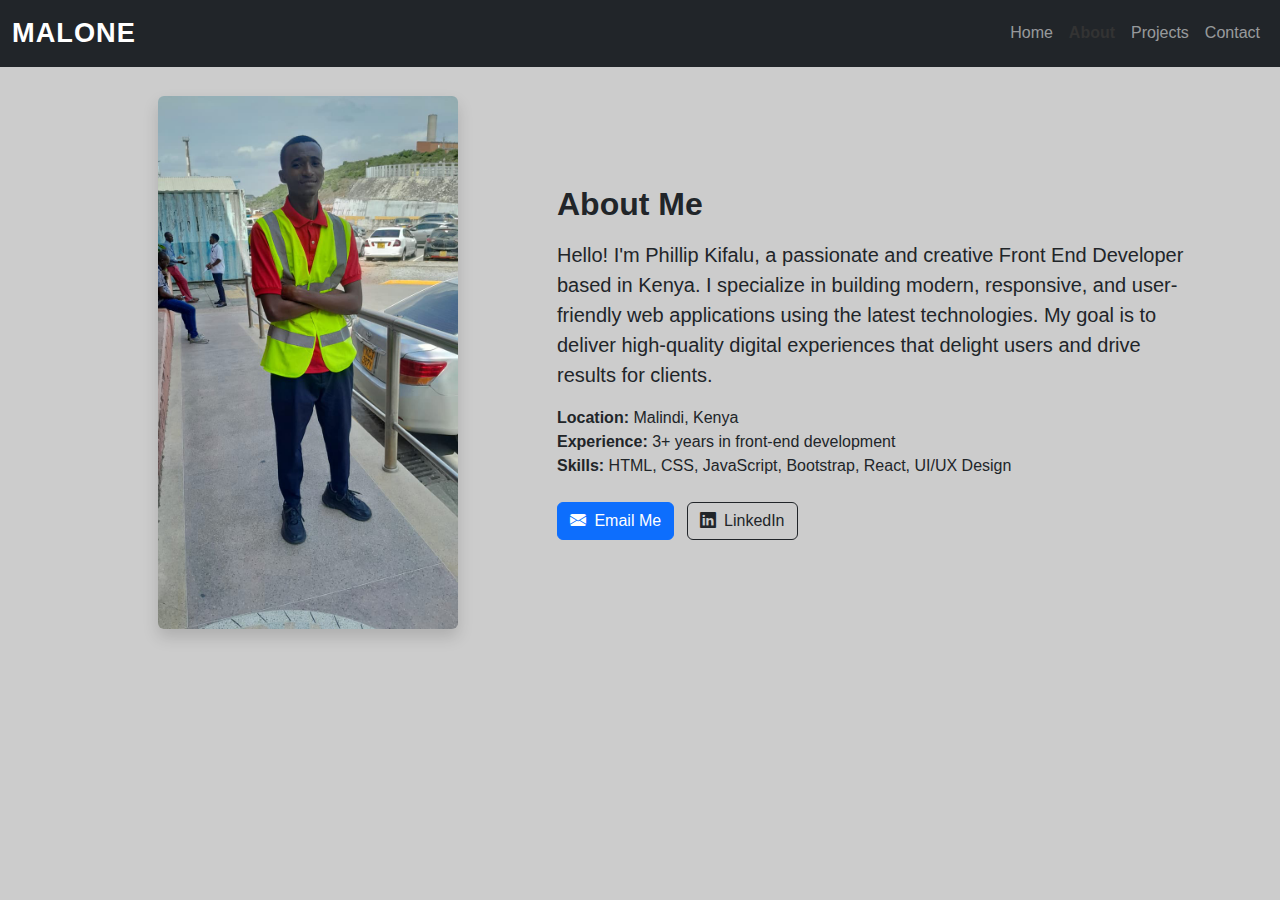
<file: about.html>
<!DOCTYPE html>
<html lang="en">
<head>
  <meta charset="UTF-8" />
  <meta name="viewport" content="width=device-width, initial-scale=1.0" />
  <title>About - Phillip Kifalu</title>
  <link rel="stylesheet" href="https://cdn.jsdelivr.net/npm/bootstrap@5.3.0/dist/css/bootstrap.min.css" />
  <link rel="stylesheet" href="style.css" />
  <link rel="icon" href="image/logo.jpg" />
  <link rel="stylesheet" href="https://cdn.jsdelivr.net/npm/bootstrap-icons@1.10.5/font/bootstrap-icons.css" />
</head>
<body>
  <nav class="navbar navbar-expand-lg navbar-dark bg-dark fixed-top">
  <div class="container-fluid">
      <a class="navbar-brand" href="index.html">MALONE</a>
      <button class="navbar-toggler" type="button" data-bs-toggle="collapse" data-bs-target="#navbarNav">
        <span class="navbar-toggler-icon"></span>
      </button>
      <div class="collapse navbar-collapse" id="navbarNav">
        <ul class="navbar-nav ms-auto">
          <li class="nav-item"><a class="nav-link" href="index.html">Home</a></li>
          <li class="nav-item"><a class="nav-link active" href="about.html">About</a></li>
          <li class="nav-item"><a class="nav-link" href="projects.html">Projects</a></li>
          <li class="nav-item"><a class="nav-link" href="contact.html">Contact</a></li>
        </ul>
      </div>
    </div>
  </nav>

  <section id="about" class="py-5 mt-5">
    <div class="container">
      <div class="row align-items-center">
        <!-- Left: Image -->
        <div class="col-md-5 text-center mb-4 mb-md-0">
          <img src="image/malon.jpg" alt="Phillip Kifalu" class="img-fluid rounded shadow w-100" style="max-width: 300px; min-width: 180px; height: auto; object-fit: cover;">
        </div>
        <!-- Right: About Info -->
        <div class="col-md-7">
          <h2 class="fw-bold mb-3">About Me</h2>
          <p class="lead">Hello! I'm <strong>Phillip Kifalu</strong>, a passionate and creative Front End Developer based in Kenya. I specialize in building modern, responsive, and user-friendly web applications using the latest technologies. My goal is to deliver high-quality digital experiences that delight users and drive results for clients.</p>
          <ul class="list-unstyled mb-4">
        
            <li><strong>Location:</strong> Malindi, Kenya</li>
            <li><strong>Experience:</strong> 3+ years in front-end development</li>
            <li><strong>Skills:</strong> HTML, CSS, JavaScript, Bootstrap, React, UI/UX Design</li>
          </ul>
          <a href="mailto:ptech9936@gmail.com" class="btn btn-primary me-2"><i class="bi bi-envelope-fill me-1"></i> Email Me</a>
          <a href="https://linkedin.com/in/your-linkedin" target="_blank" class="btn btn-outline-dark"><i class="bi bi-linkedin me-1"></i> LinkedIn</a>
        </div>
      </div>
    </div>
  </section>

  <script src="https://cdn.jsdelivr.net/npm/bootstrap@5.3.0/dist/js/bootstrap.bundle.min.js"></script>
</body>
</html>
</file>
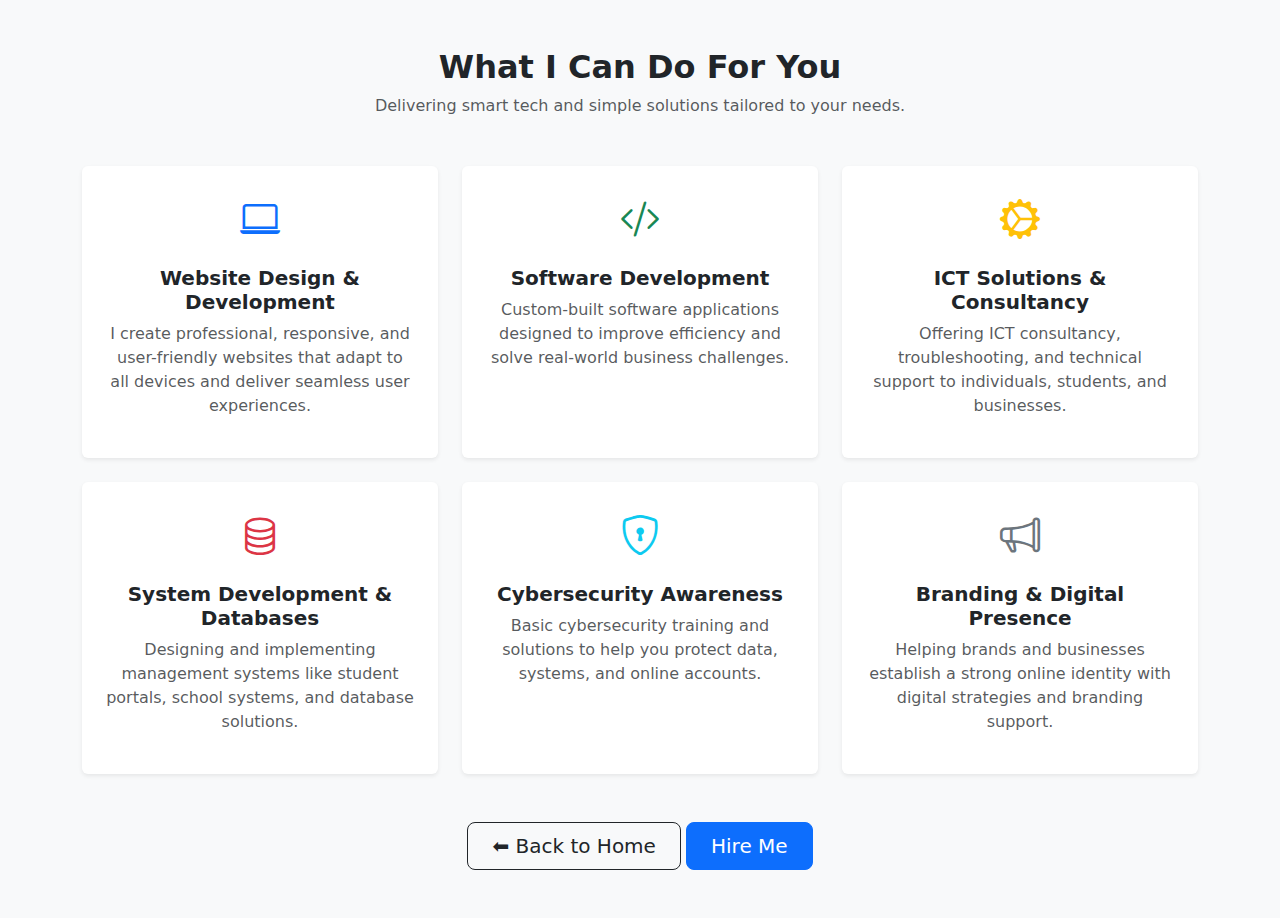
<file: services.html>
<!DOCTYPE html>
<html lang="en">
<head>
  <meta charset="UTF-8">
  <meta name="viewport" content="width=device-width, initial-scale=1.0">
  <title>What I Can Do For You</title>
  <link href="https://cdn.jsdelivr.net/npm/bootstrap@5.3.3/dist/css/bootstrap.min.css" rel="stylesheet">
  <link rel="icon" href="image/logo.jpg" />
  <link rel="stylesheet" href="https://cdn.jsdelivr.net/npm/bootstrap-icons@1.11.3/font/bootstrap-icons.css">
<body>

<!-- What I Can Do For You Section -->
<section id="services" class="py-5 bg-light">
  <div class="container">
    <!-- Section Title -->
    <div class="text-center mb-5">
      <h2 class="fw-bold">What I Can Do For You</h2>
      <p class="text-muted">Delivering smart tech and simple solutions tailored to your needs.</p>
    </div>

    <!-- Services Grid -->
    <div class="row g-4">

      <!-- Service 1 -->
      <div class="col-md-6 col-lg-4">
        <div class="card h-100 shadow-sm border-0 text-center p-4">
          <div class="mb-3 text-primary fs-1">
            <i class="bi bi-laptop"></i>
          </div>
          <h5 class="fw-bold">Website Design & Development</h5>
          <p class="text-muted">I create professional, responsive, and user-friendly websites that adapt to all devices and deliver seamless user experiences.</p>
        </div>
      </div>

      <!-- Service 2 -->
      <div class="col-md-6 col-lg-4">
        <div class="card h-100 shadow-sm border-0 text-center p-4">
          <div class="mb-3 text-success fs-1">
            <i class="bi bi-code-slash"></i>
          </div>
          <h5 class="fw-bold">Software Development</h5>
          <p class="text-muted">Custom-built software applications designed to improve efficiency and solve real-world business challenges.</p>
        </div>
      </div>

      <!-- Service 3 -->
      <div class="col-md-6 col-lg-4">
        <div class="card h-100 shadow-sm border-0 text-center p-4">
          <div class="mb-3 text-warning fs-1">
            <i class="bi bi-gear-wide-connected"></i>
          </div>
          <h5 class="fw-bold">ICT Solutions & Consultancy</h5>
          <p class="text-muted">Offering ICT consultancy, troubleshooting, and technical support to individuals, students, and businesses.</p>
        </div>
      </div>

      <!-- Service 4 -->
      <div class="col-md-6 col-lg-4">
        <div class="card h-100 shadow-sm border-0 text-center p-4">
          <div class="mb-3 text-danger fs-1">
            <i class="bi bi-database"></i>
          </div>
          <h5 class="fw-bold">System Development & Databases</h5>
          <p class="text-muted">Designing and implementing management systems like student portals, school systems, and database solutions.</p>
        </div>
      </div>

      <!-- Service 5 -->
      <div class="col-md-6 col-lg-4">
        <div class="card h-100 shadow-sm border-0 text-center p-4">
          <div class="mb-3 text-info fs-1">
            <i class="bi bi-shield-lock"></i>
          </div>
          <h5 class="fw-bold">Cybersecurity Awareness</h5>
          <p class="text-muted">Basic cybersecurity training and solutions to help you protect data, systems, and online accounts.</p>
        </div>
      </div>

      <!-- Service 6 -->
      <div class="col-md-6 col-lg-4">
        <div class="card h-100 shadow-sm border-0 text-center p-4">
          <div class="mb-3 text-secondary fs-1">
            <i class="bi bi-megaphone"></i>
          </div>
          <h5 class="fw-bold">Branding & Digital Presence</h5>
          <p class="text-muted">Helping brands and businesses establish a strong online identity with digital strategies and branding support.</p>
        </div>
      </div>
    </div>

    <!-- Call to Action -->
    <div class="text-center mt-5">
      <a href="index.html" class="btn btn-outline-dark btn-lg px-4">⬅ Back to Home</a>
      <button type="button" class="btn btn-primary btn-lg px-4" data-bs-toggle="modal" data-bs-target="#hireMeModal">Hire Me</button>
    </div>
  </div>
</section>

<!-- Hire Me Modal -->
<div class="modal fade" id="hireMeModal" tabindex="-1" aria-labelledby="hireMeModalLabel" aria-hidden="true">
  <div class="modal-dialog modal-dialog-centered">
    <div class="modal-content">
      <div class="modal-header">
        <h5 class="modal-title fw-bold" id="hireMeModalLabel">Hire Me / Send a Message</h5>
        <button type="button" class="btn-close" data-bs-dismiss="modal" aria-label="Close"></button>
      </div>
      <div class="modal-body">
        <form action="sendmail.php" method="POST">
          <div class="mb-3">
            <label for="name" class="form-label">Your Name</label>
            <input type="text" class="form-control" id="name" name="name" required>
          </div>
          <div class="mb-3">
            <label for="email" class="form-label">Your Email</label>
            <input type="email" class="form-control" id="email" name="email" required>
          </div>
          <div class="mb-3">
            <label for="message" class="form-label">Message</label>
            <textarea class="form-control" id="message" name="message" rows="5" required></textarea>
          </div>
          <button type="submit" class="btn btn-primary w-100">Send Message</button>
        </form>
        <div class="text-center mt-3 text-muted" style="font-size:0.95em;">
          Your message will be sent to ptech9936@gmail.com
        </div>
      </div>
    </div>
  </div>
</div>

<!-- Bootstrap JS -->
<script src="https://cdn.jsdelivr.net/npm/bootstrap@5.3.3/dist/js/bootstrap.bundle.min.js"></script>
</body>
</html>
</file>
<file: style.css>
/* Button hover effects */
.btn-primary:hover, .btn-primary:focus {
  background-color: #0056b3 !important;
  border-color: #0056b3 !important;
  color: #fff !important;
}
.btn-outline-dark:hover, .btn-outline-dark:focus {
  background-color: #333 !important;
  color: #fff !important;
  border-color: #333 !important;
}

/* style.css - Custom styles for Phillip Kifalu Portfolio */


body {
  font-family: 'Segoe UI', Arial, sans-serif;
  background-color: #ccc;
}

:root {
  --main-accent: #ccc;
  --main-dark: #333;
}

.navbar-brand {
  font-weight: 700;
  letter-spacing: 1px;
  font-size: 1.7rem;
  color: #fff !important;
}

.navbar-dark .navbar-nav .nav-link.active {
  color: var(--main-dark) !important;
  font-weight: 600;
}

#home {
  background: linear-gradient(135deg, #ccc 0%, #e6e6e6 100%);
}

#home h1 {
  color: #22223b;
  margin-bottom: 0.5rem;
}

#home h3 {
  color: var(--main-dark);
  margin-bottom: 1.5rem;
}

#home .mt-4.mb-3 {
  margin-top: 2rem !important;
  margin-bottom: 2rem !important;
}

#home a[aria-label] {
  transition: color 0.2s, transform 0.2s;
  color: var(--main-dark);
}

#home a[aria-label]:hover {
  color: var(--main-dark) !important;
}

#home .social-links a {
  transition: transform 0.3s cubic-bezier(.4,2,.6,1), color 0.2s;
}

#home .social-links a:hover {
  transform: scale(1.2) translateY(-4px);
  color: var(--main-dark) !important;
}

#home img {
  border: 6px solid #fff;
  box-shadow: 0 4px 24px rgba(51, 51, 51, 0.15);
  background: #ccc;
}

footer {
  background: #333;
  color: #fff;
  font-size: 1rem;
  letter-spacing: 0.5px;
}
</file>
